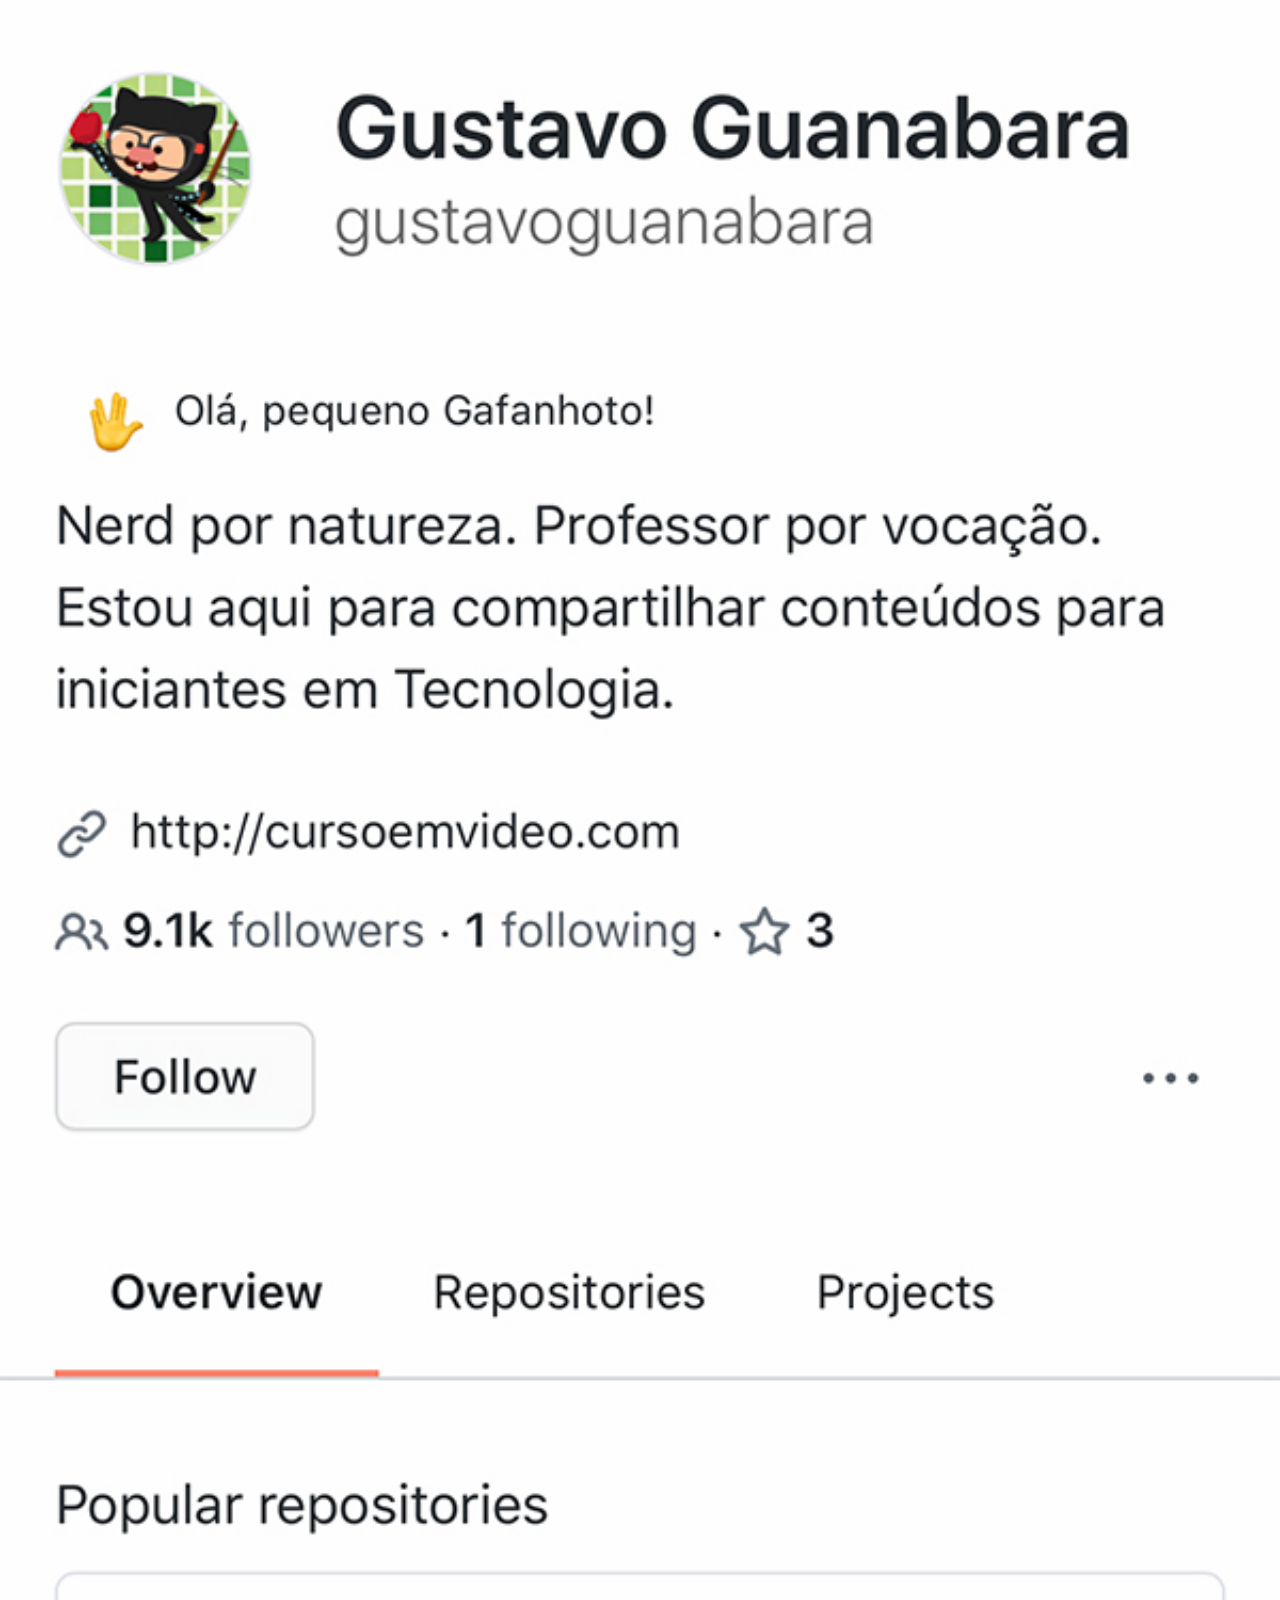
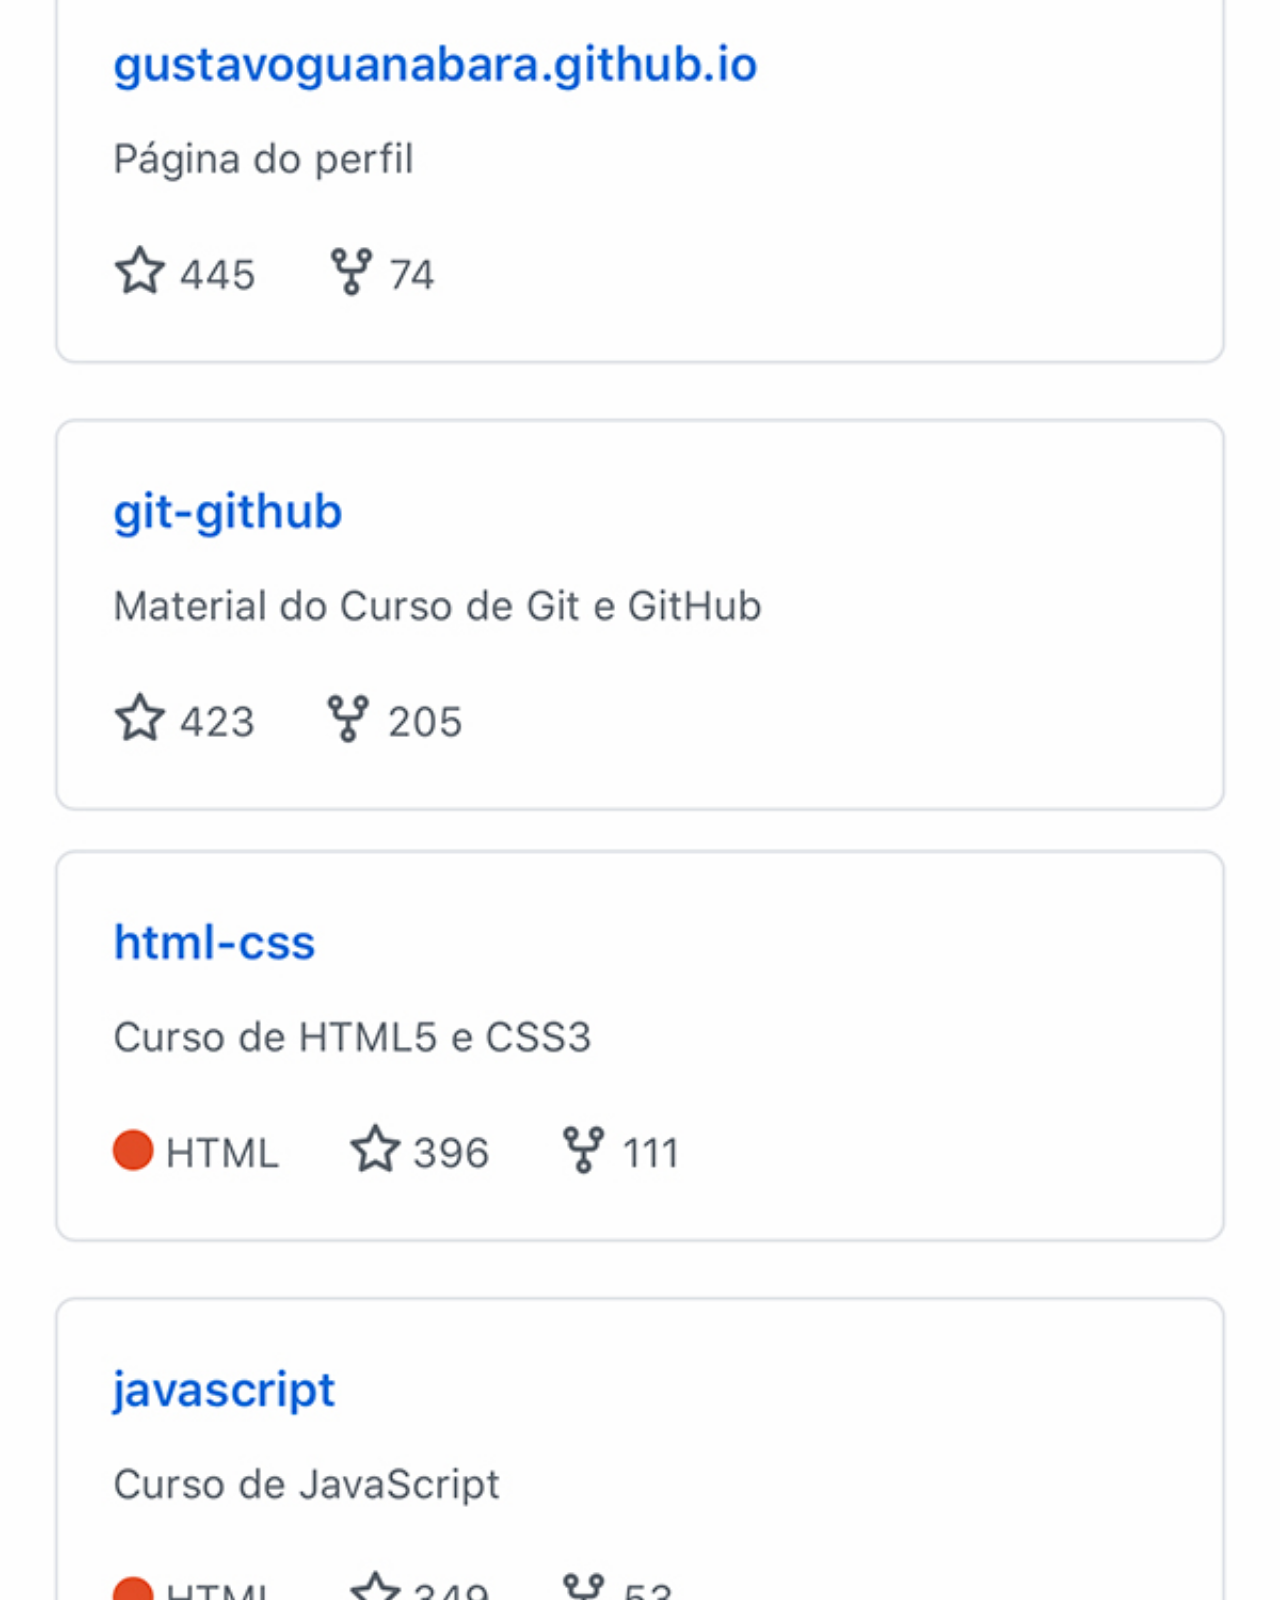
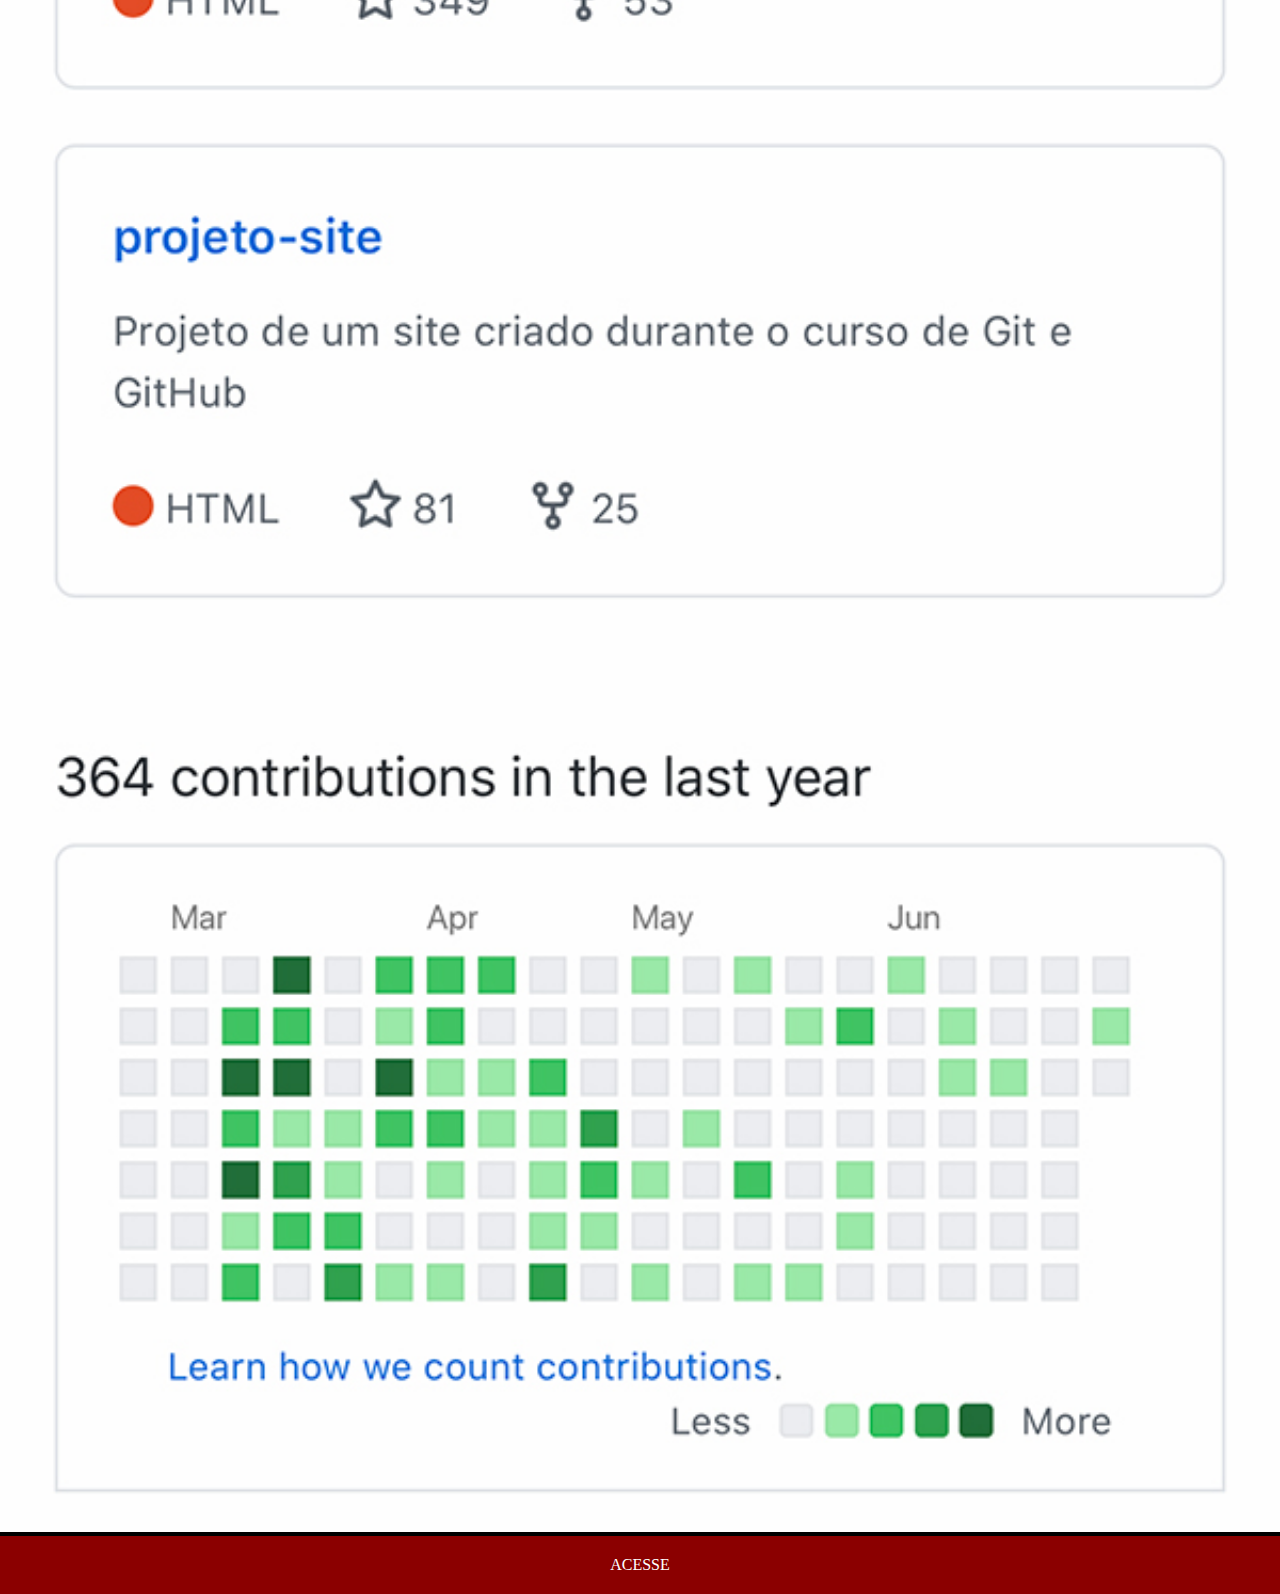
<file: github.html>
<!DOCTYPE html>
<html lang="pt-br">
<head>
    <meta charset="UTF-8">
    <meta name="viewport" content="width=device-width, initial-scale=1.0">
    <title>redes</title>
    <link rel="stylesheet" href="estilos/social.css">
</head>
<body>
    <img src="imagens/tela-github.jpg" alt="github">
    <a href="https://github.com/gustavoguanabara" target="_blank">ACESSE</a>
</body>
</html>
</file>
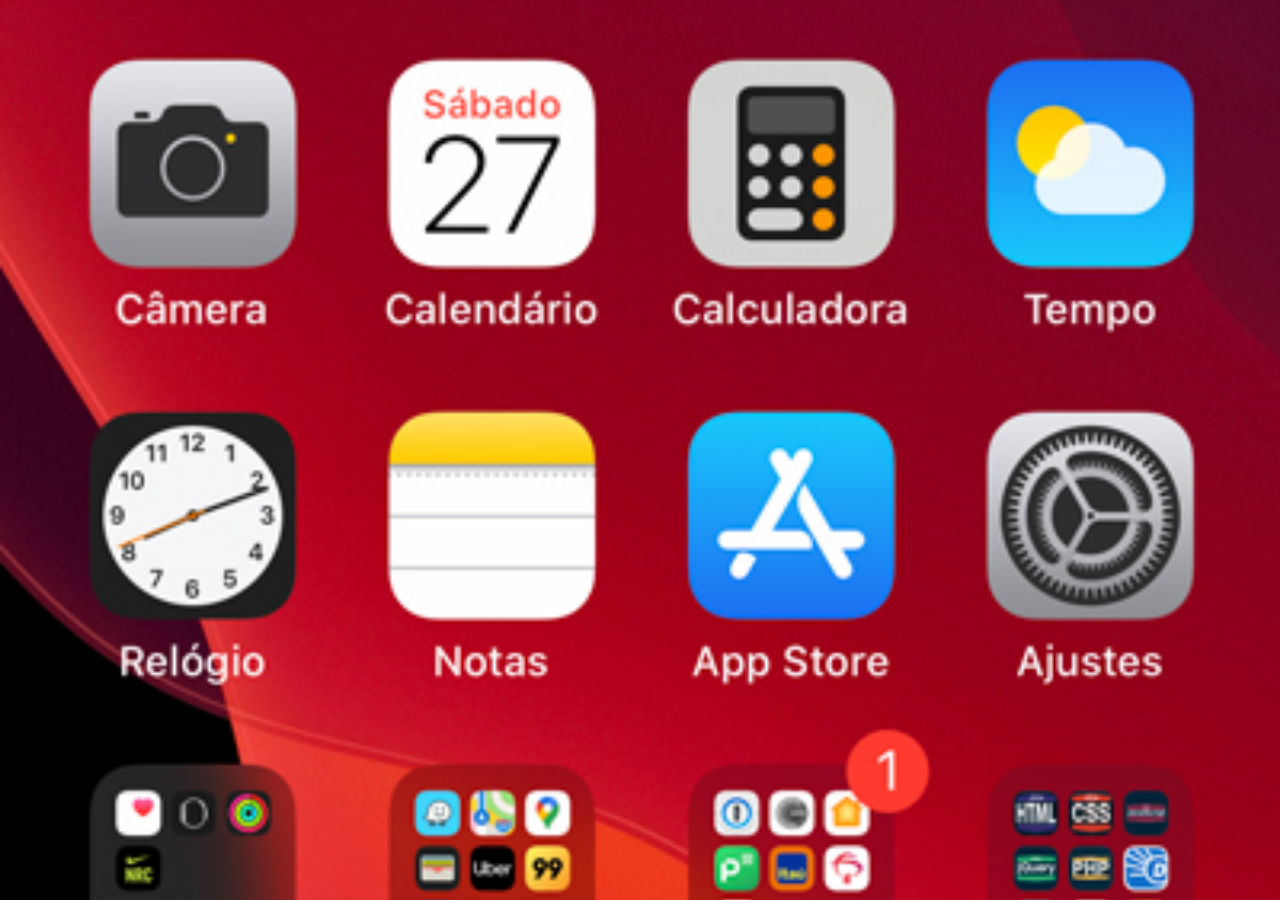
<file: home.html>
<!DOCTYPE html>
<html lang="pt-br">
<head>
    <meta charset="UTF-8">
    <meta name="viewport" content="width=device-width, initial-scale=1.0">
    <title>Home</title>
    <style>
        *{
            margin: 0px;
            padding: 0px;
        }

        body{
            height: 100vh;
            width: 100vw;
            background: black url(imagens/tela-home.jpg) top center fixed;
            background-size: cover;
        }
    </style>
</head>
<body>
    
</body>
</html>
</file>
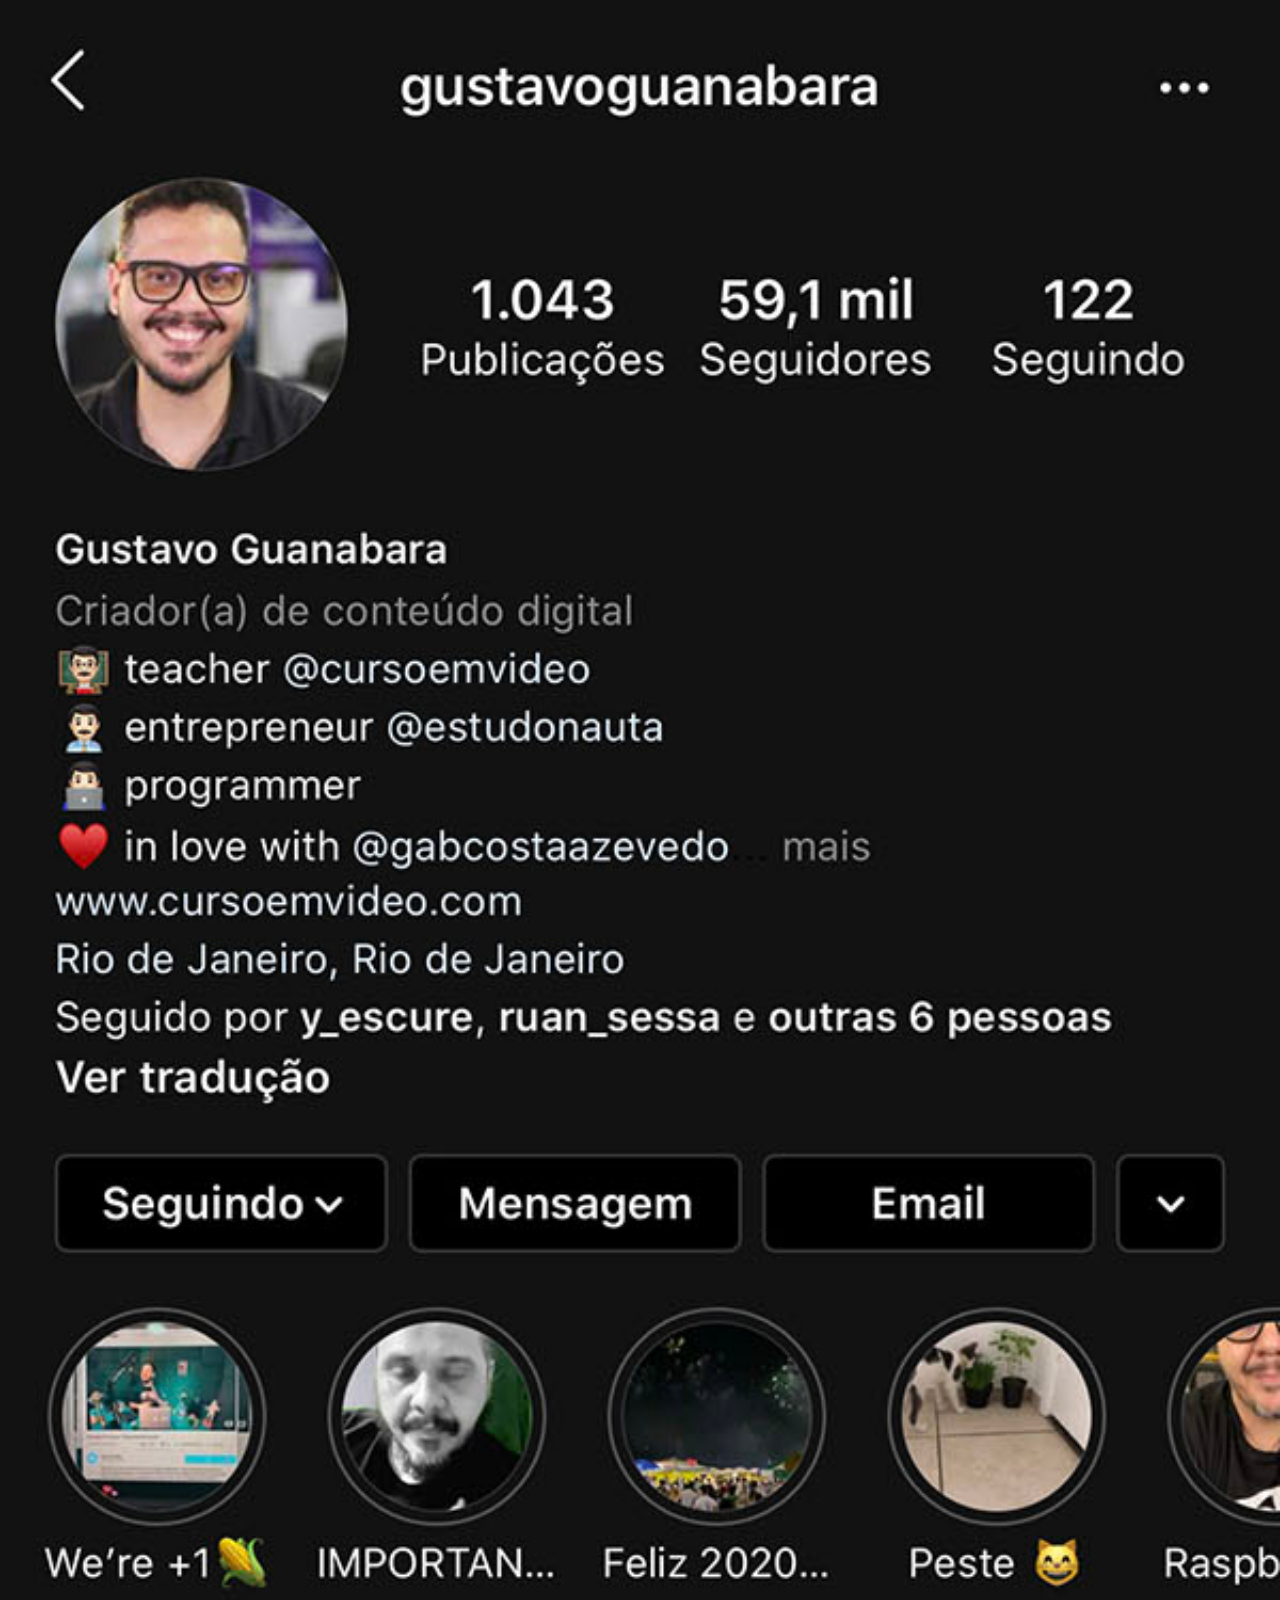
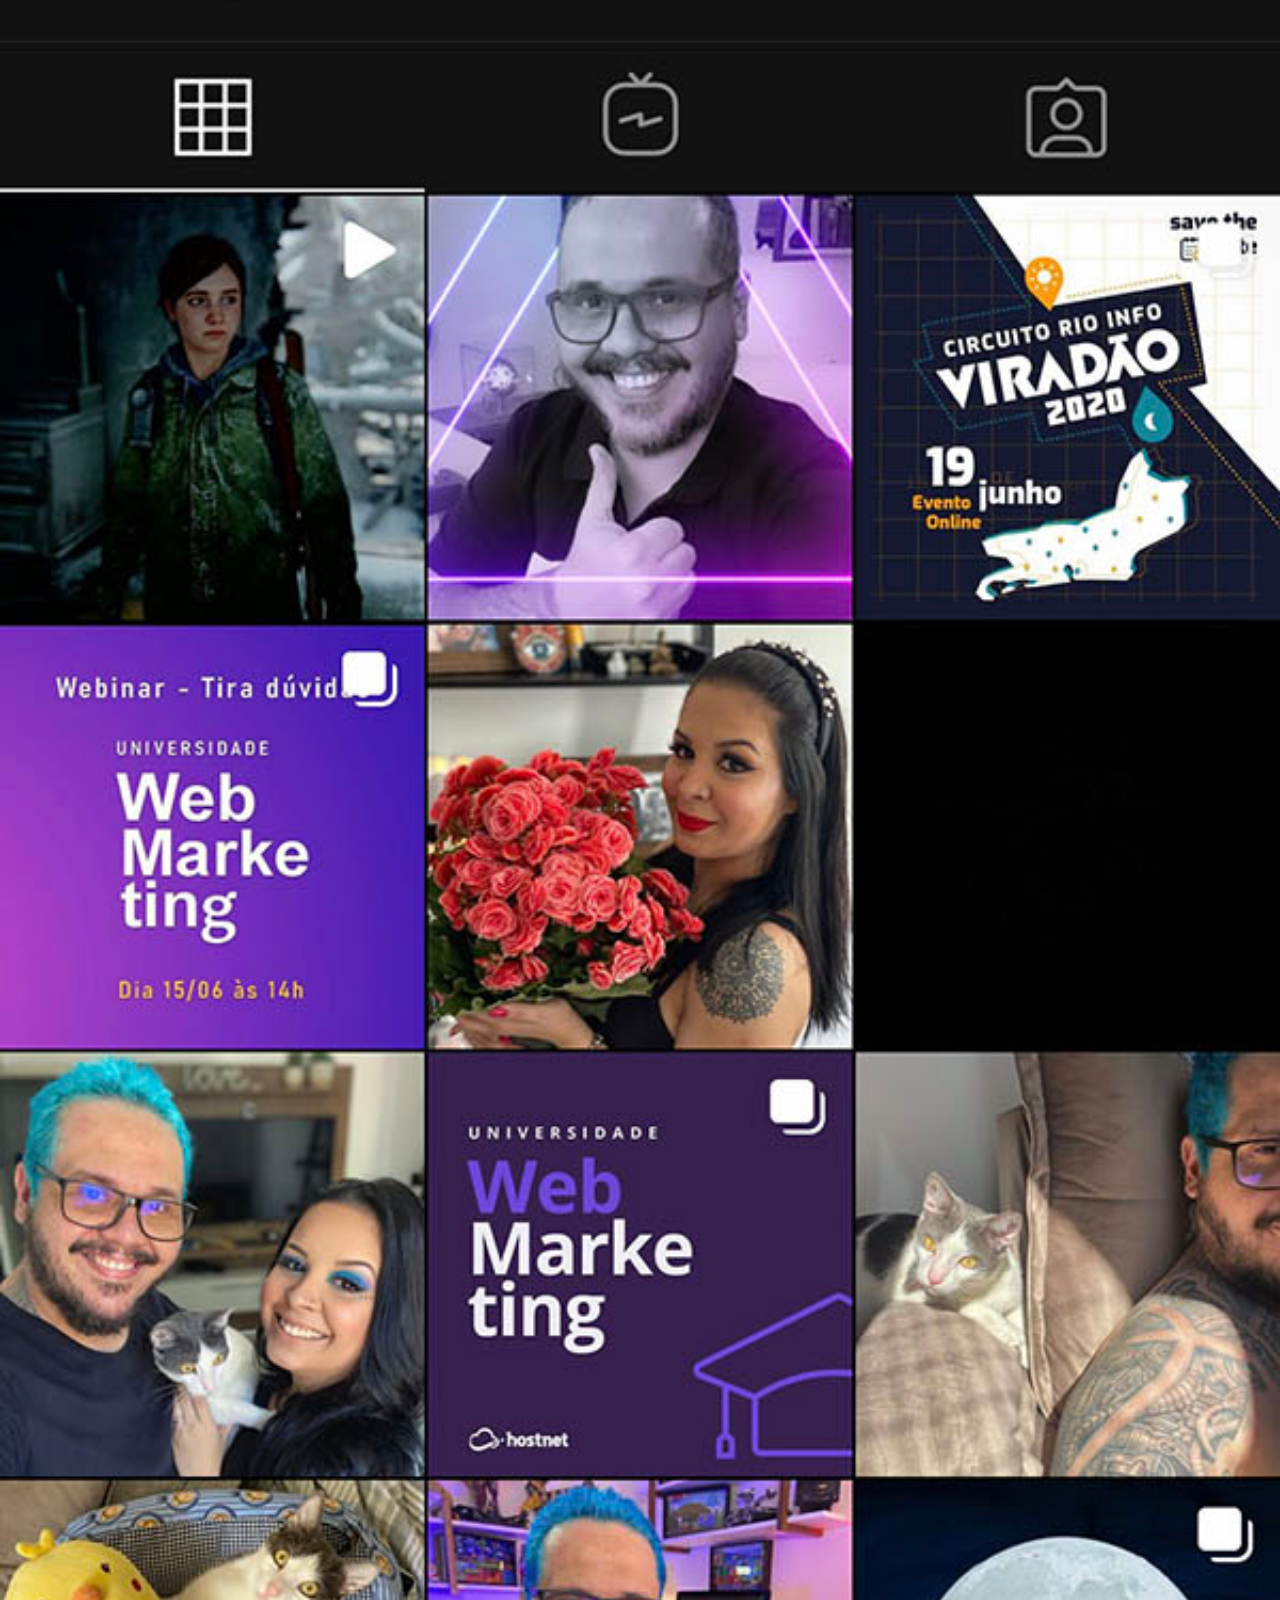
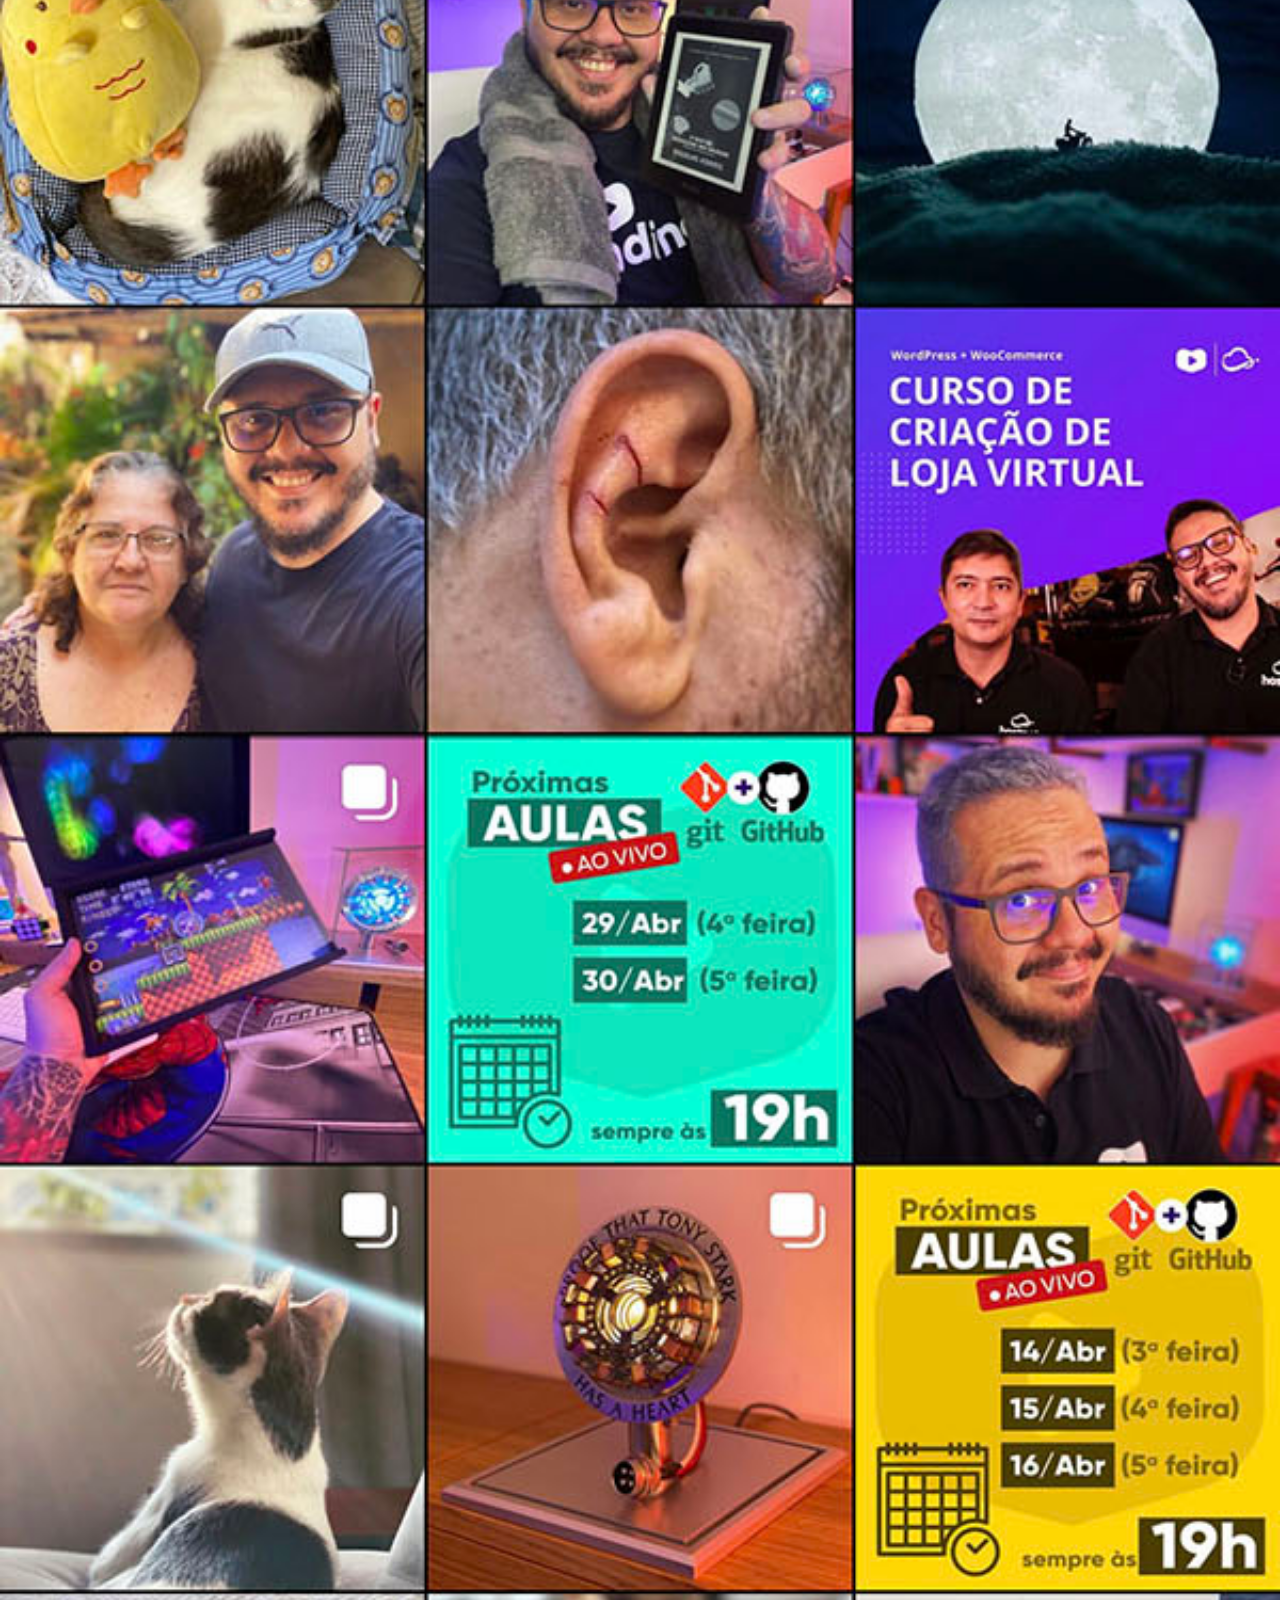
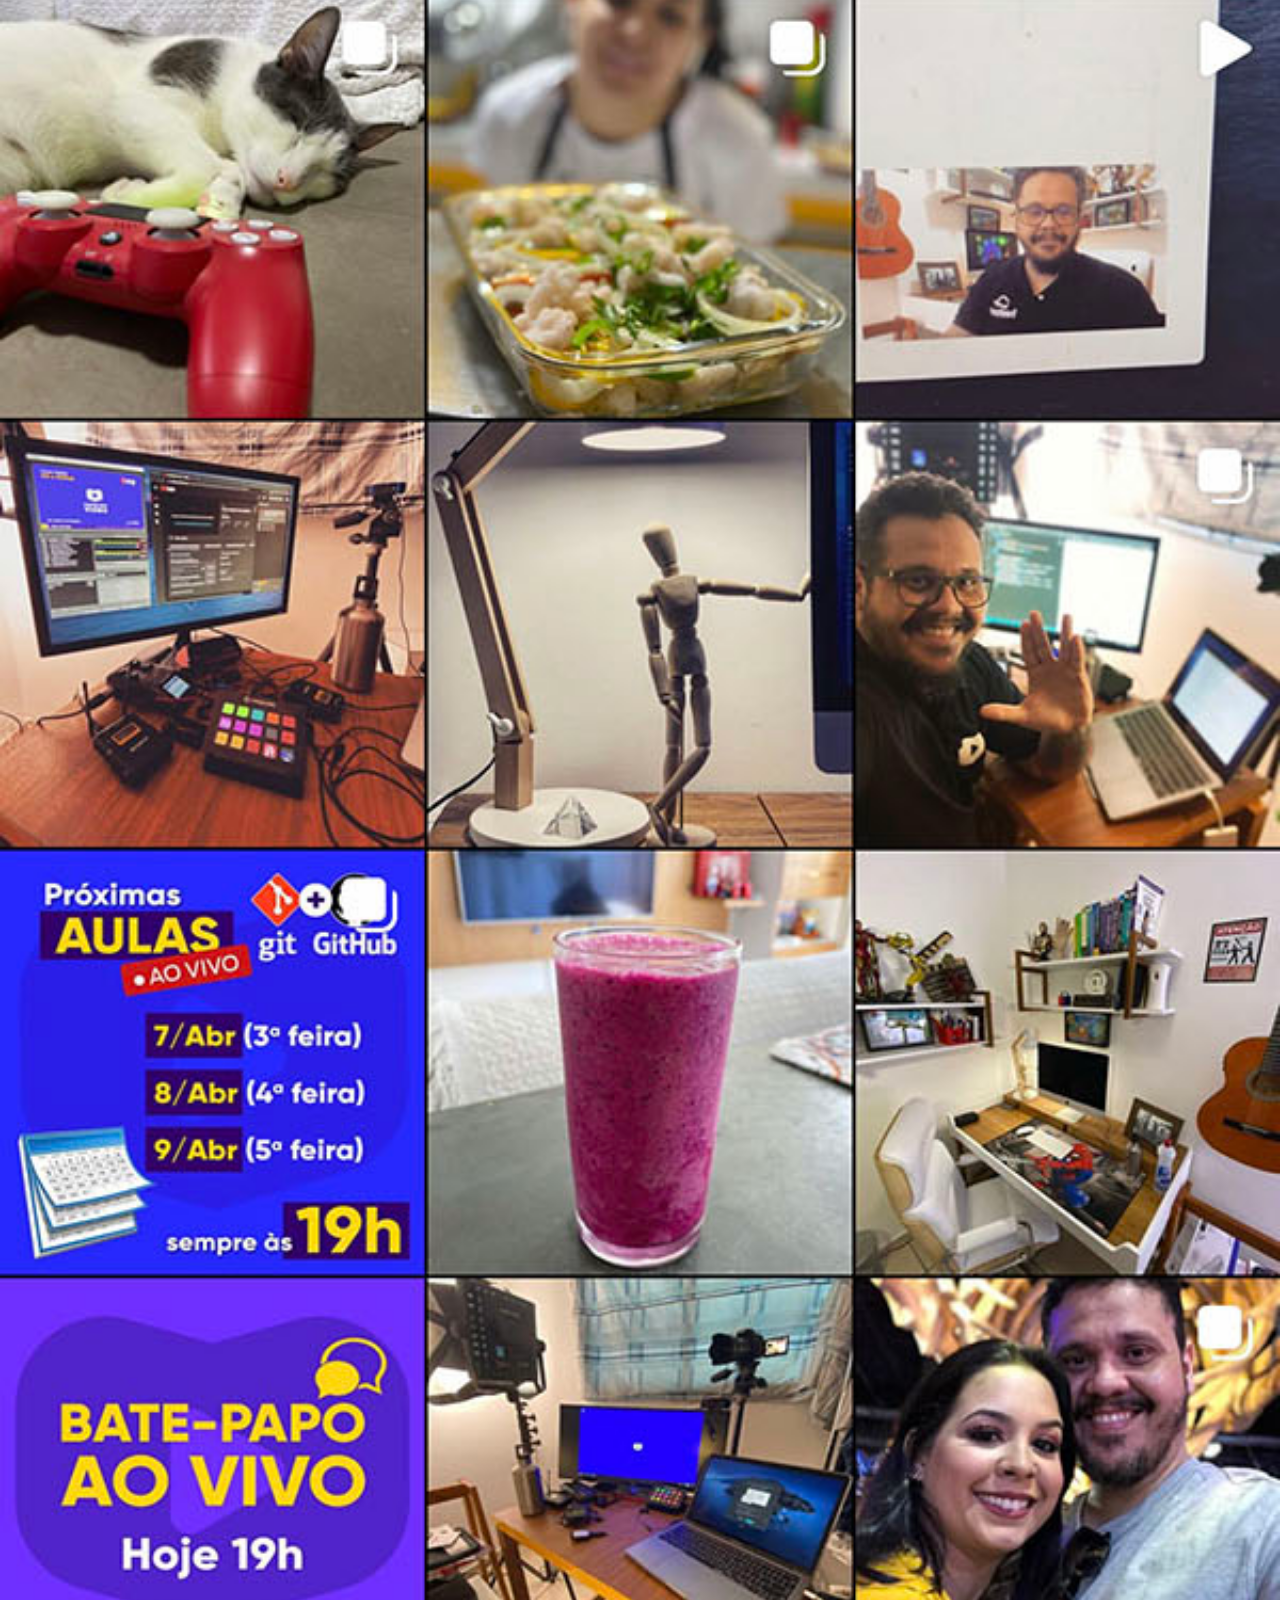
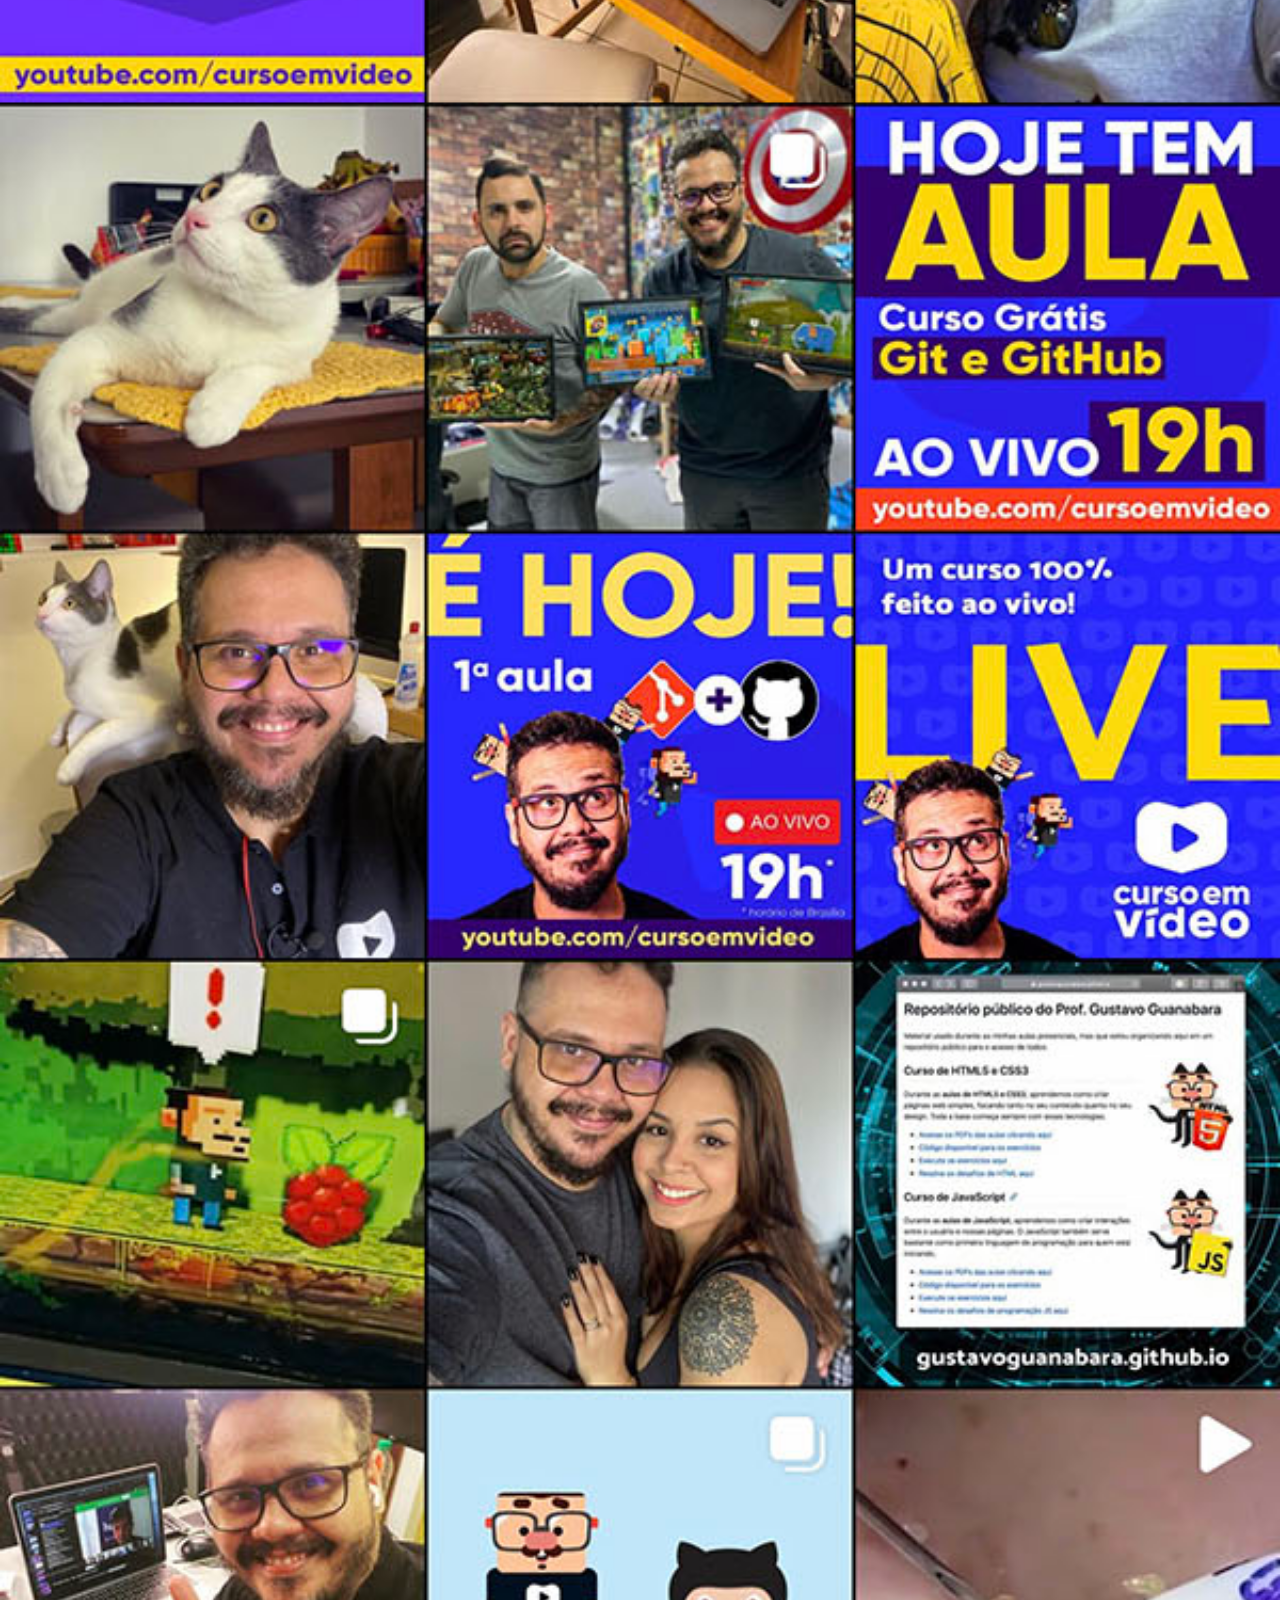
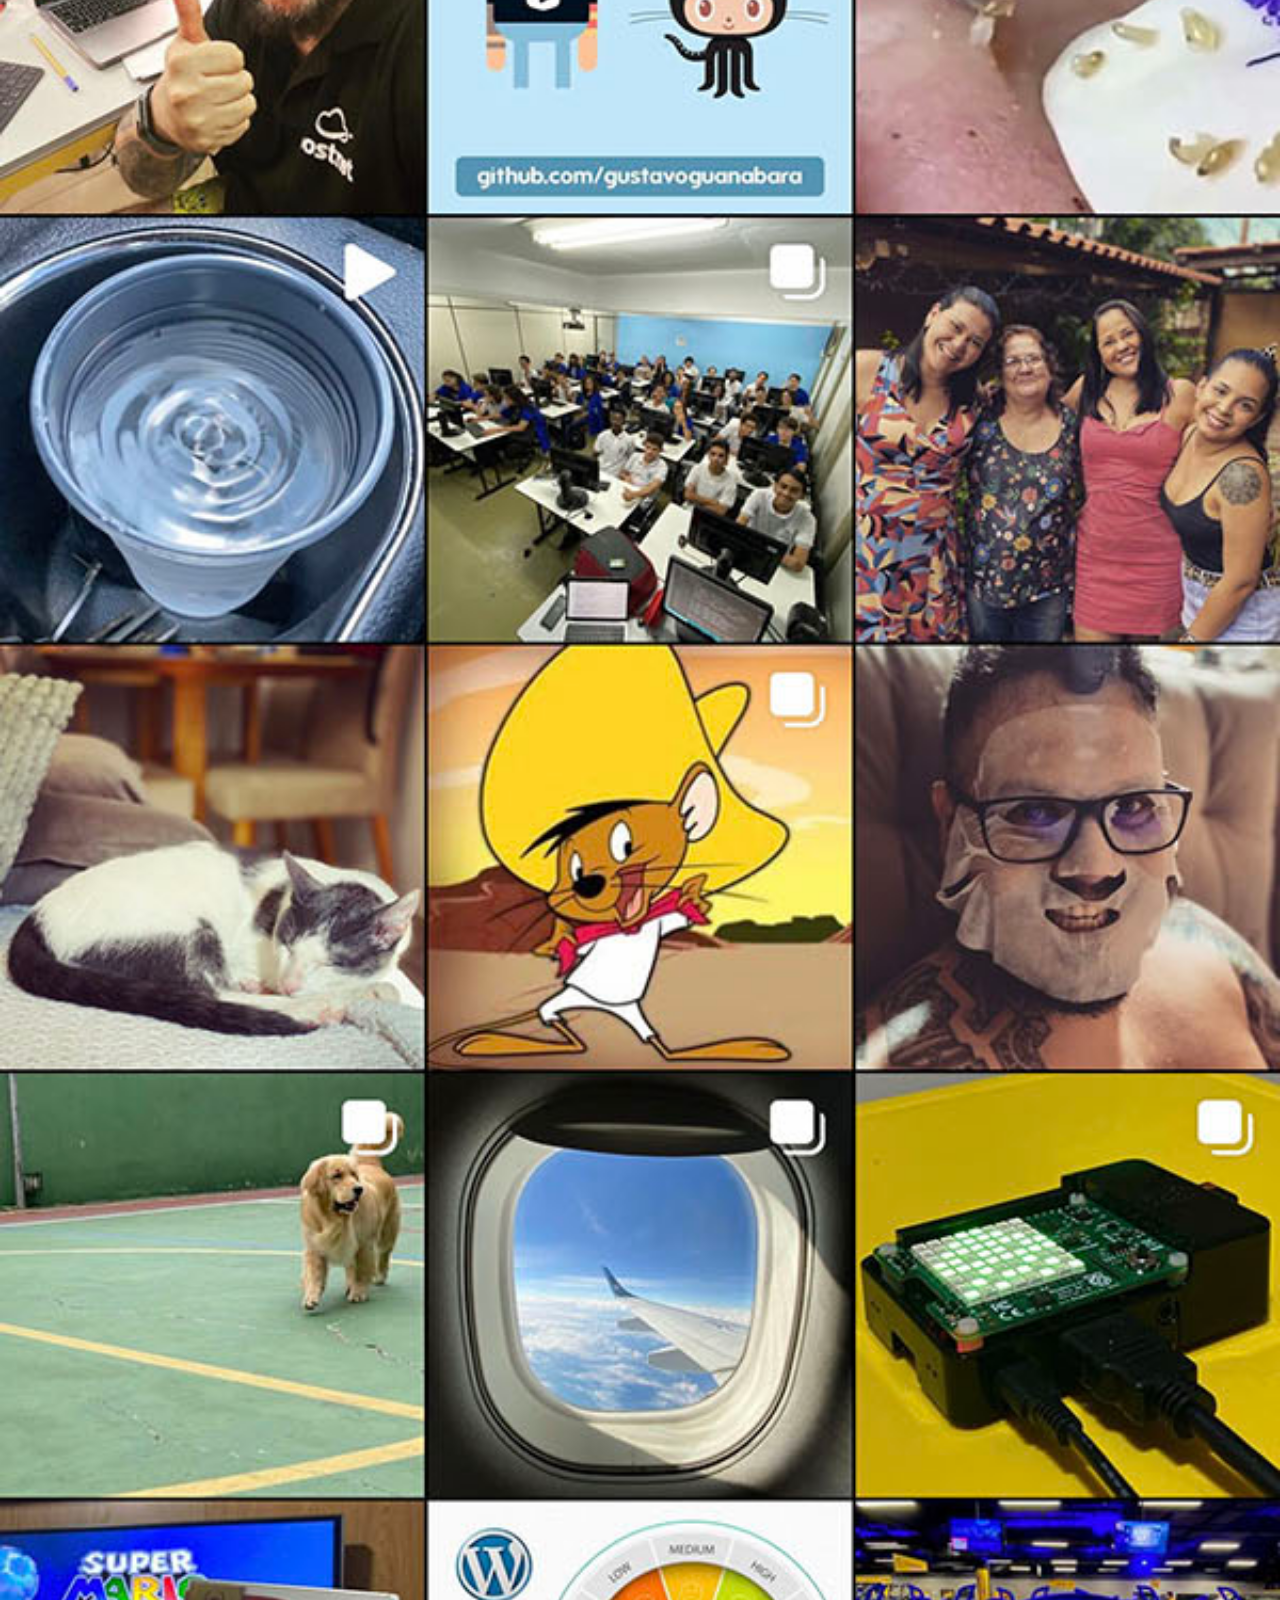
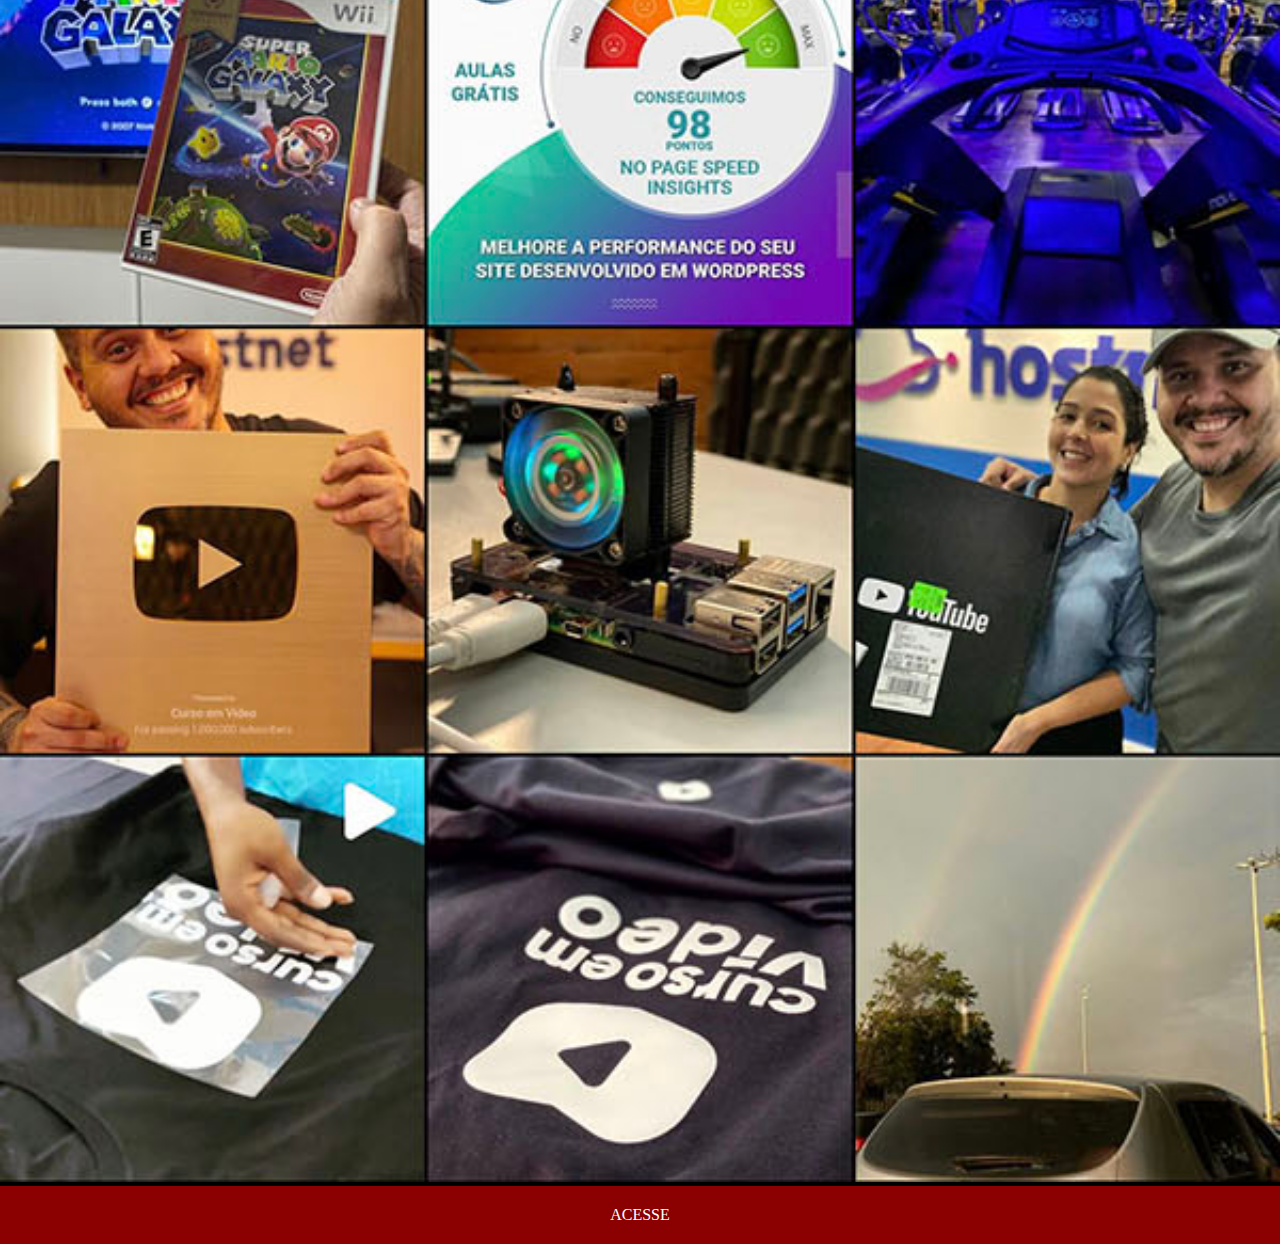
<file: instagram.html>
<!DOCTYPE html>
<html lang="pt-br">
<head>
    <meta charset="UTF-8">
    <meta name="viewport" content="width=device-width, initial-scale=1.0">
    <title>redes</title>
    <link rel="stylesheet" href="estilos/social.css">
</head>
<body>
    <img src="imagens/tela-instagram.jpg" alt="">
    <a href="https://www.instagram.com/gustavoguanabara/" target="_blank">ACESSE</a>
</body>
</html>
</file>
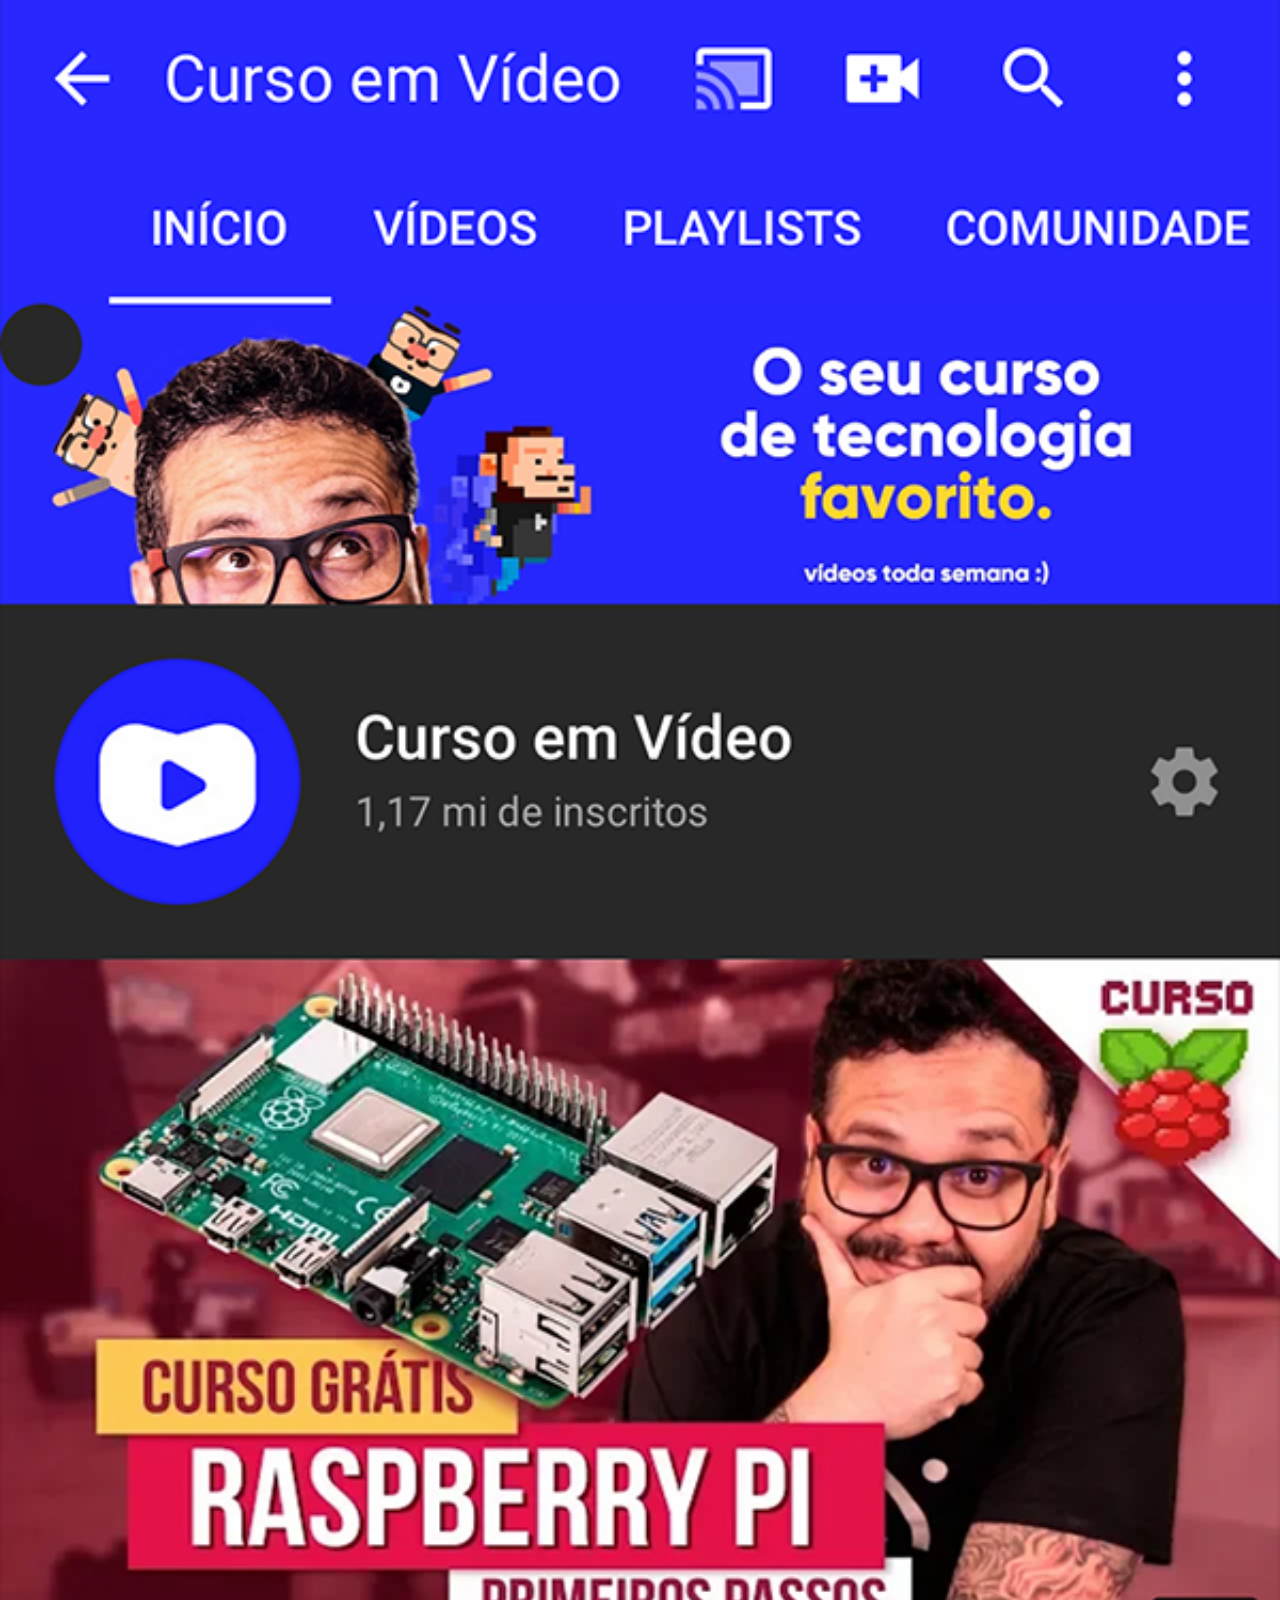
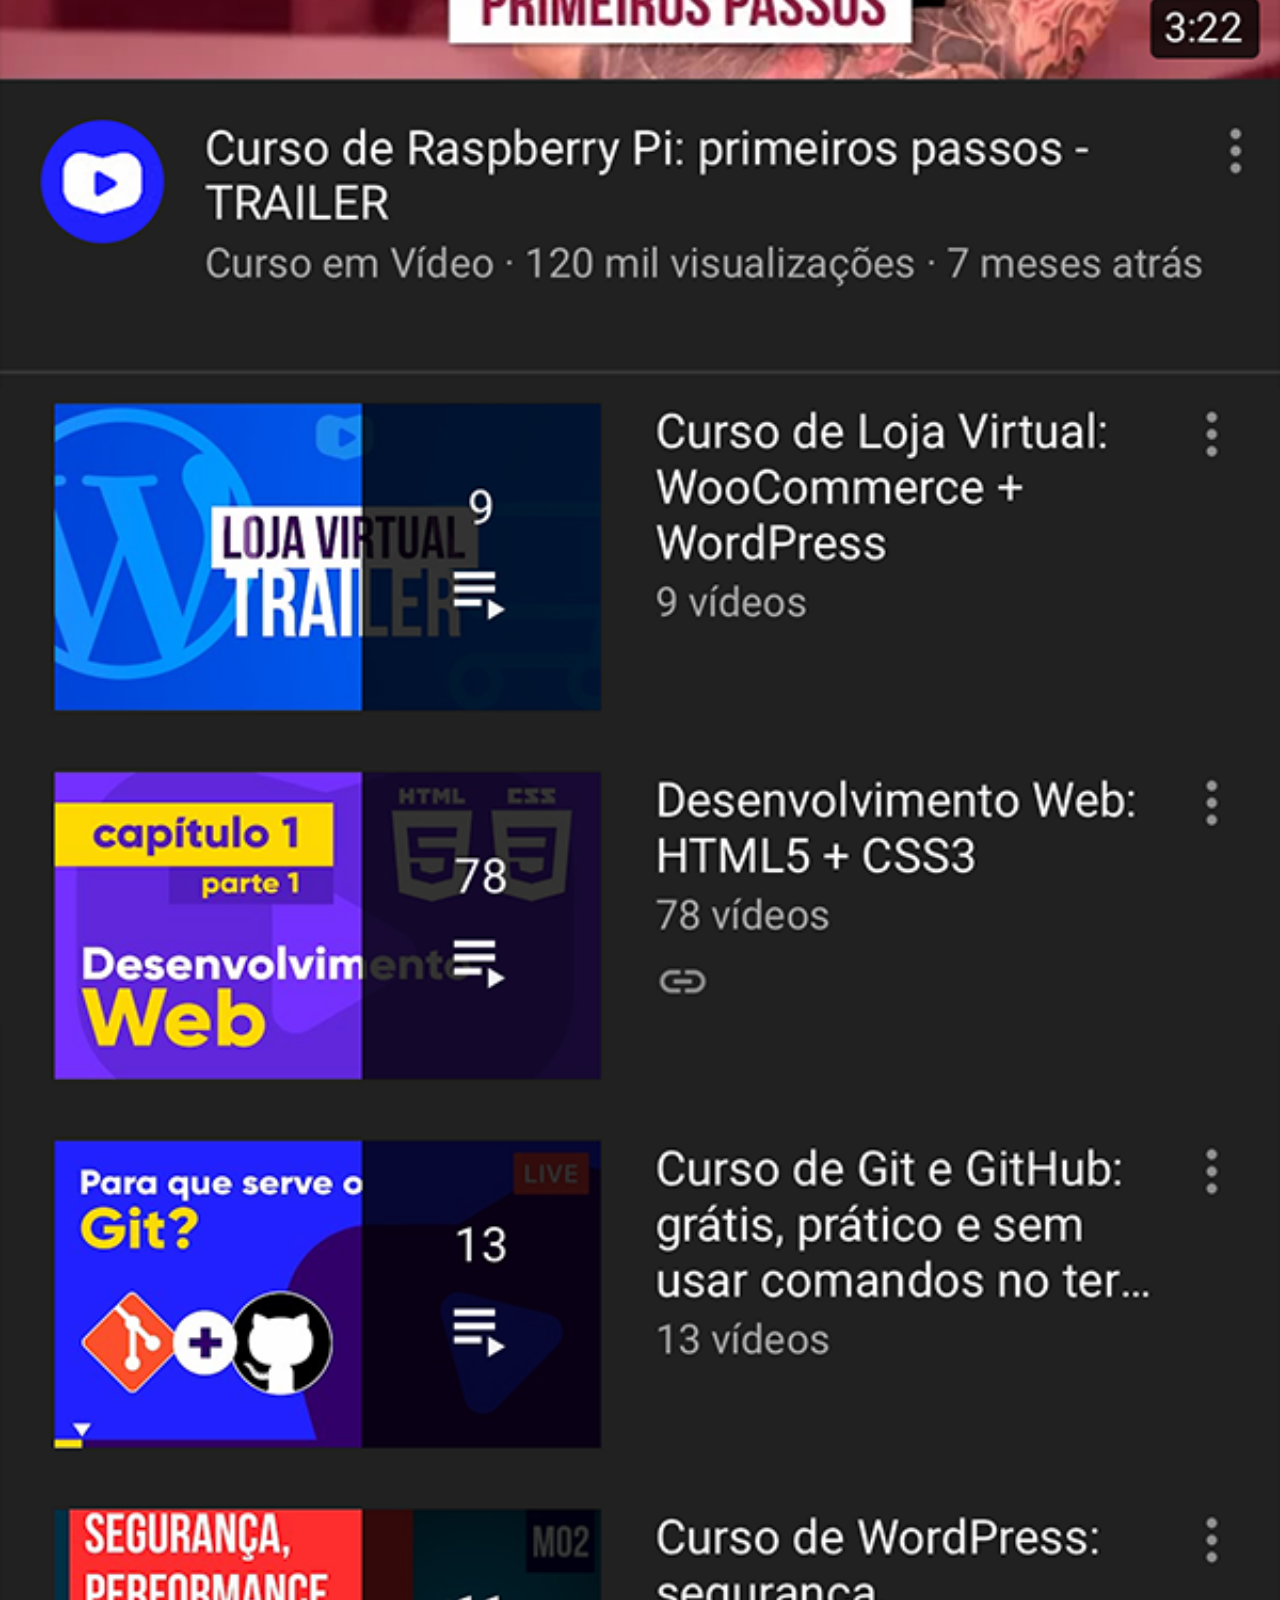
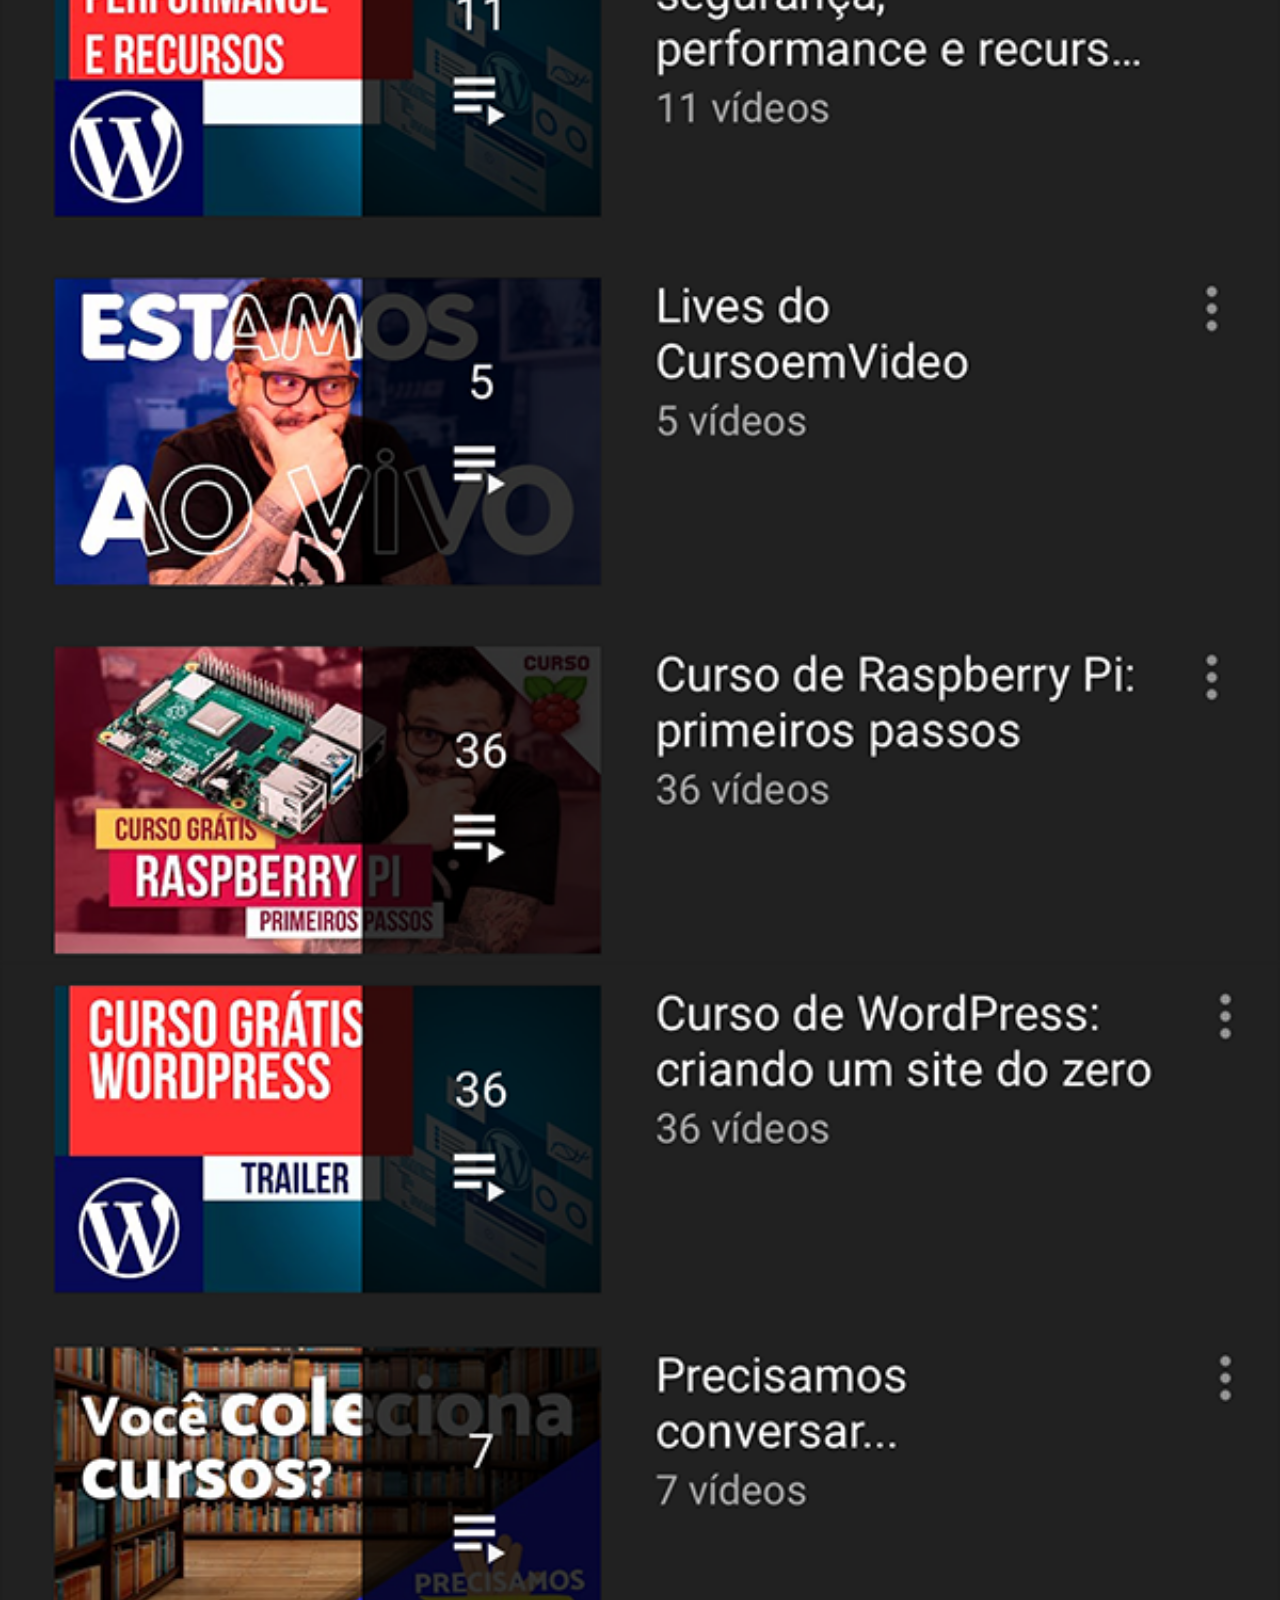
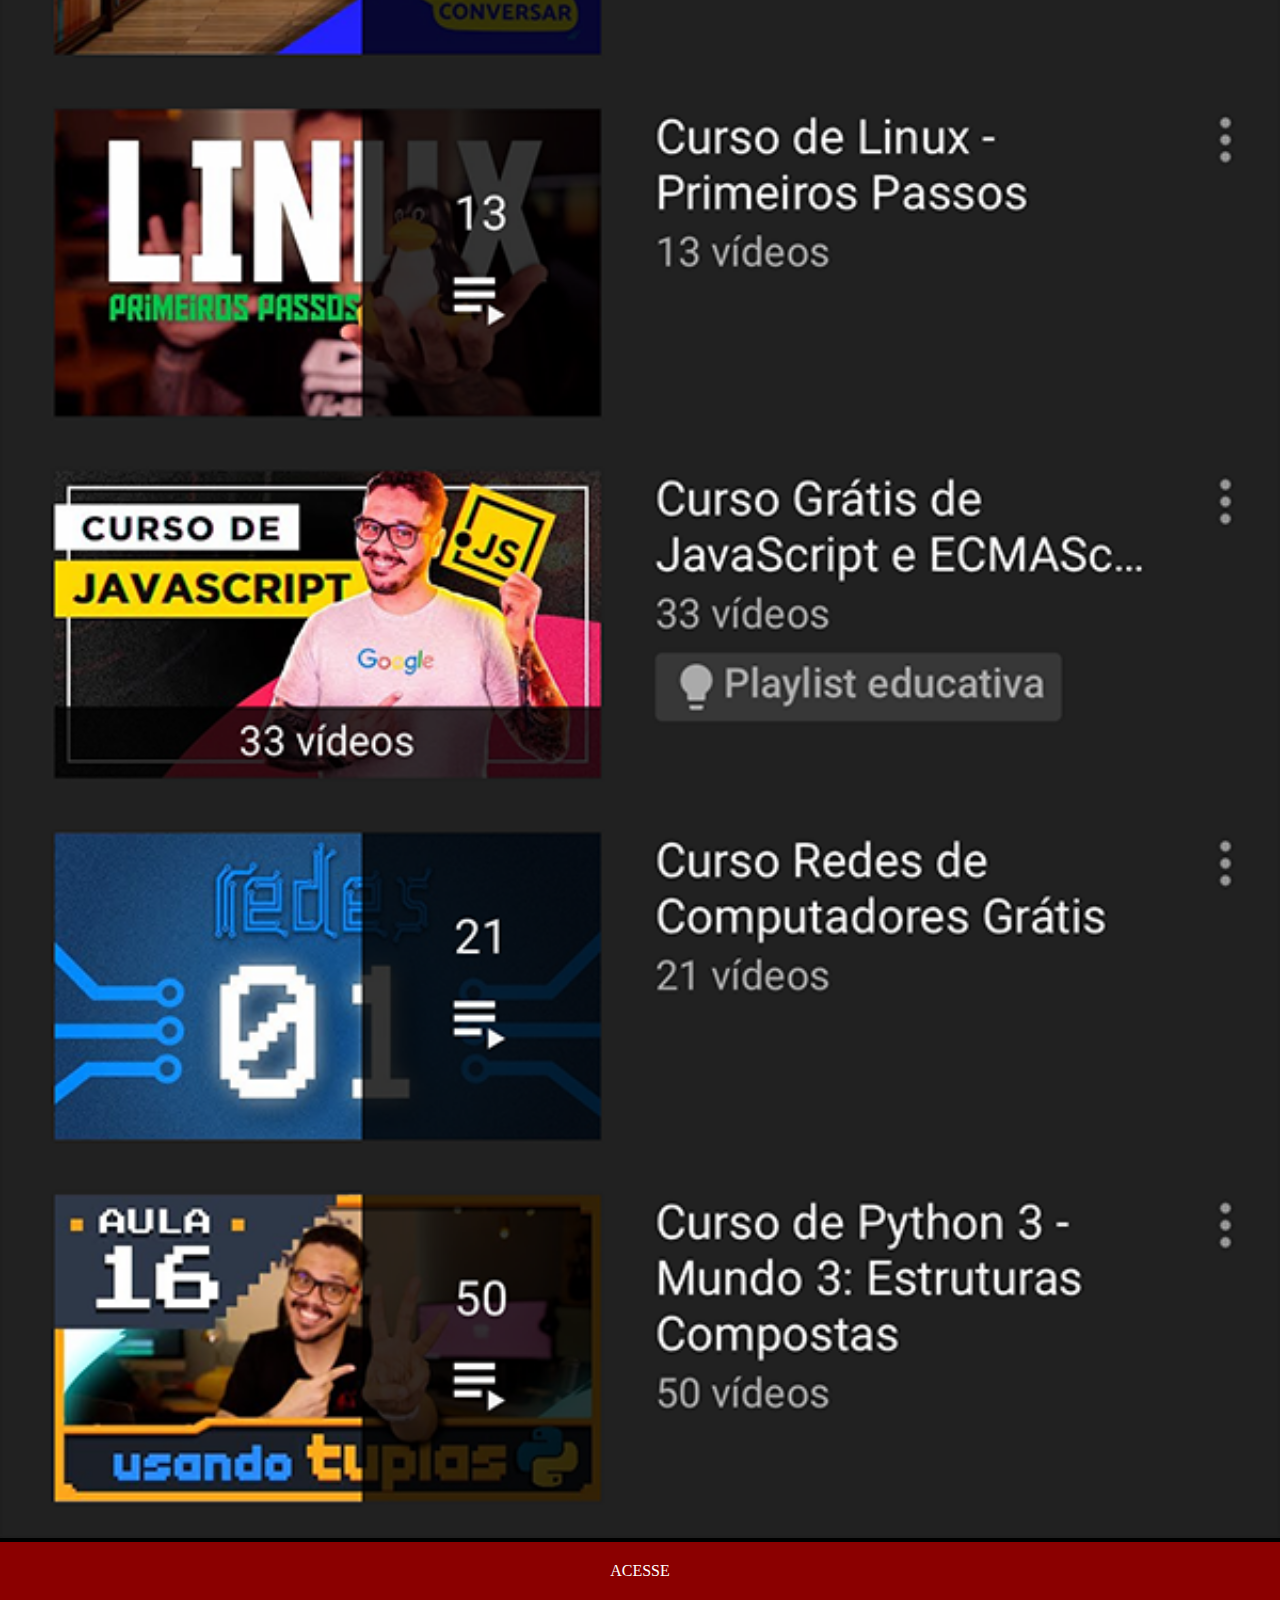
<file: youtube.html>
<!DOCTYPE html>
<html lang="pt-br">
<head>
    <meta charset="UTF-8">
    <meta name="viewport" content="width=device-width, initial-scale=1.0">
    <title>redes</title>
    <link rel="stylesheet" href="estilos/social.css">
</head>
<body>
    <img src="imagens/tela-youtube.png" alt="youtube">
    <a href="https://www.youtube.com/@cursoemvideo/playlists" target="_blank">ACESSE</a>
</body>
</html>
</file>
<file: estilos/social.css>
@charset "UTF-8";

*{
    margin: 0px;
    padding: 0px;
}

body{
    background-color: black;
}

::-webkit-scrollbar{
    width: 0px;
    height: 0px;  
}

img{
    width: 100vw;
}

body > a{
    display: block;
    padding: 20px;
    text-align: center;
    background-color: darkred;
    color: white;
    text-decoration: none;
}

a:hover{
    background-color: red;
}
</file>
